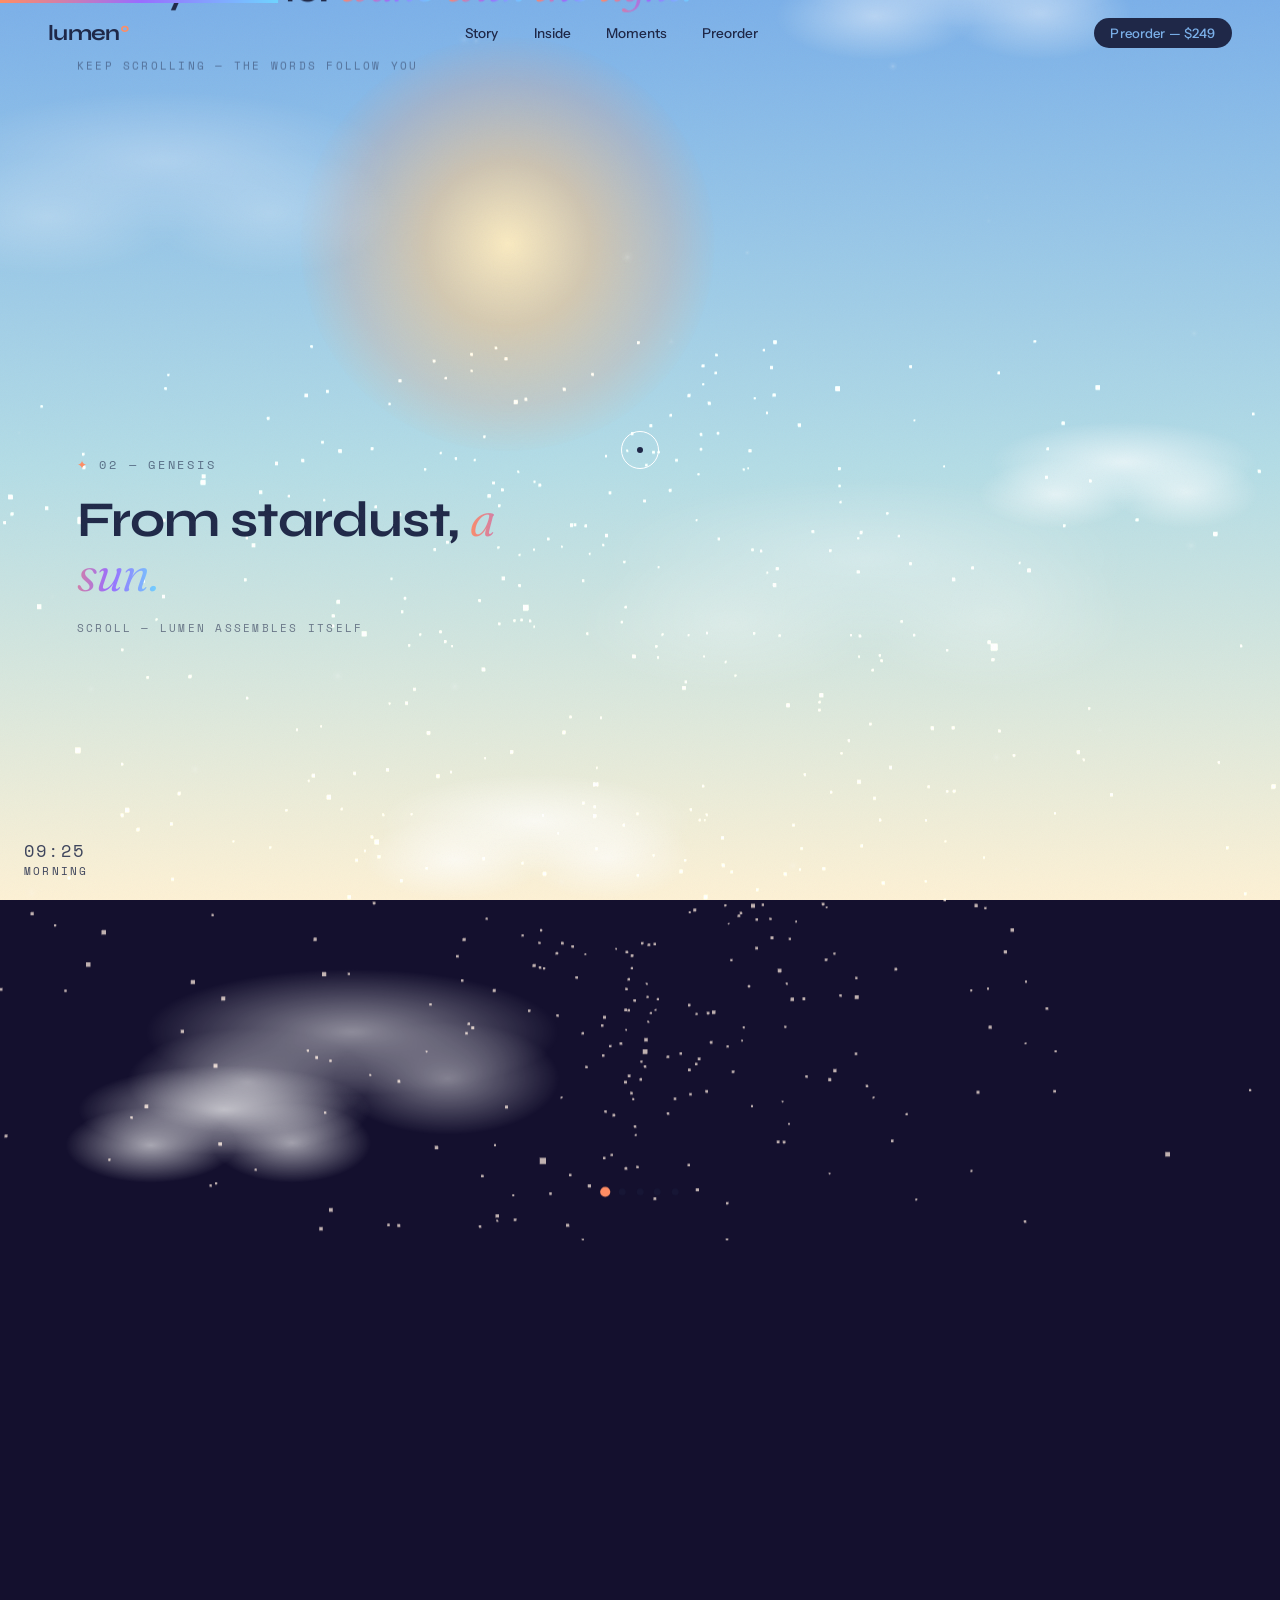
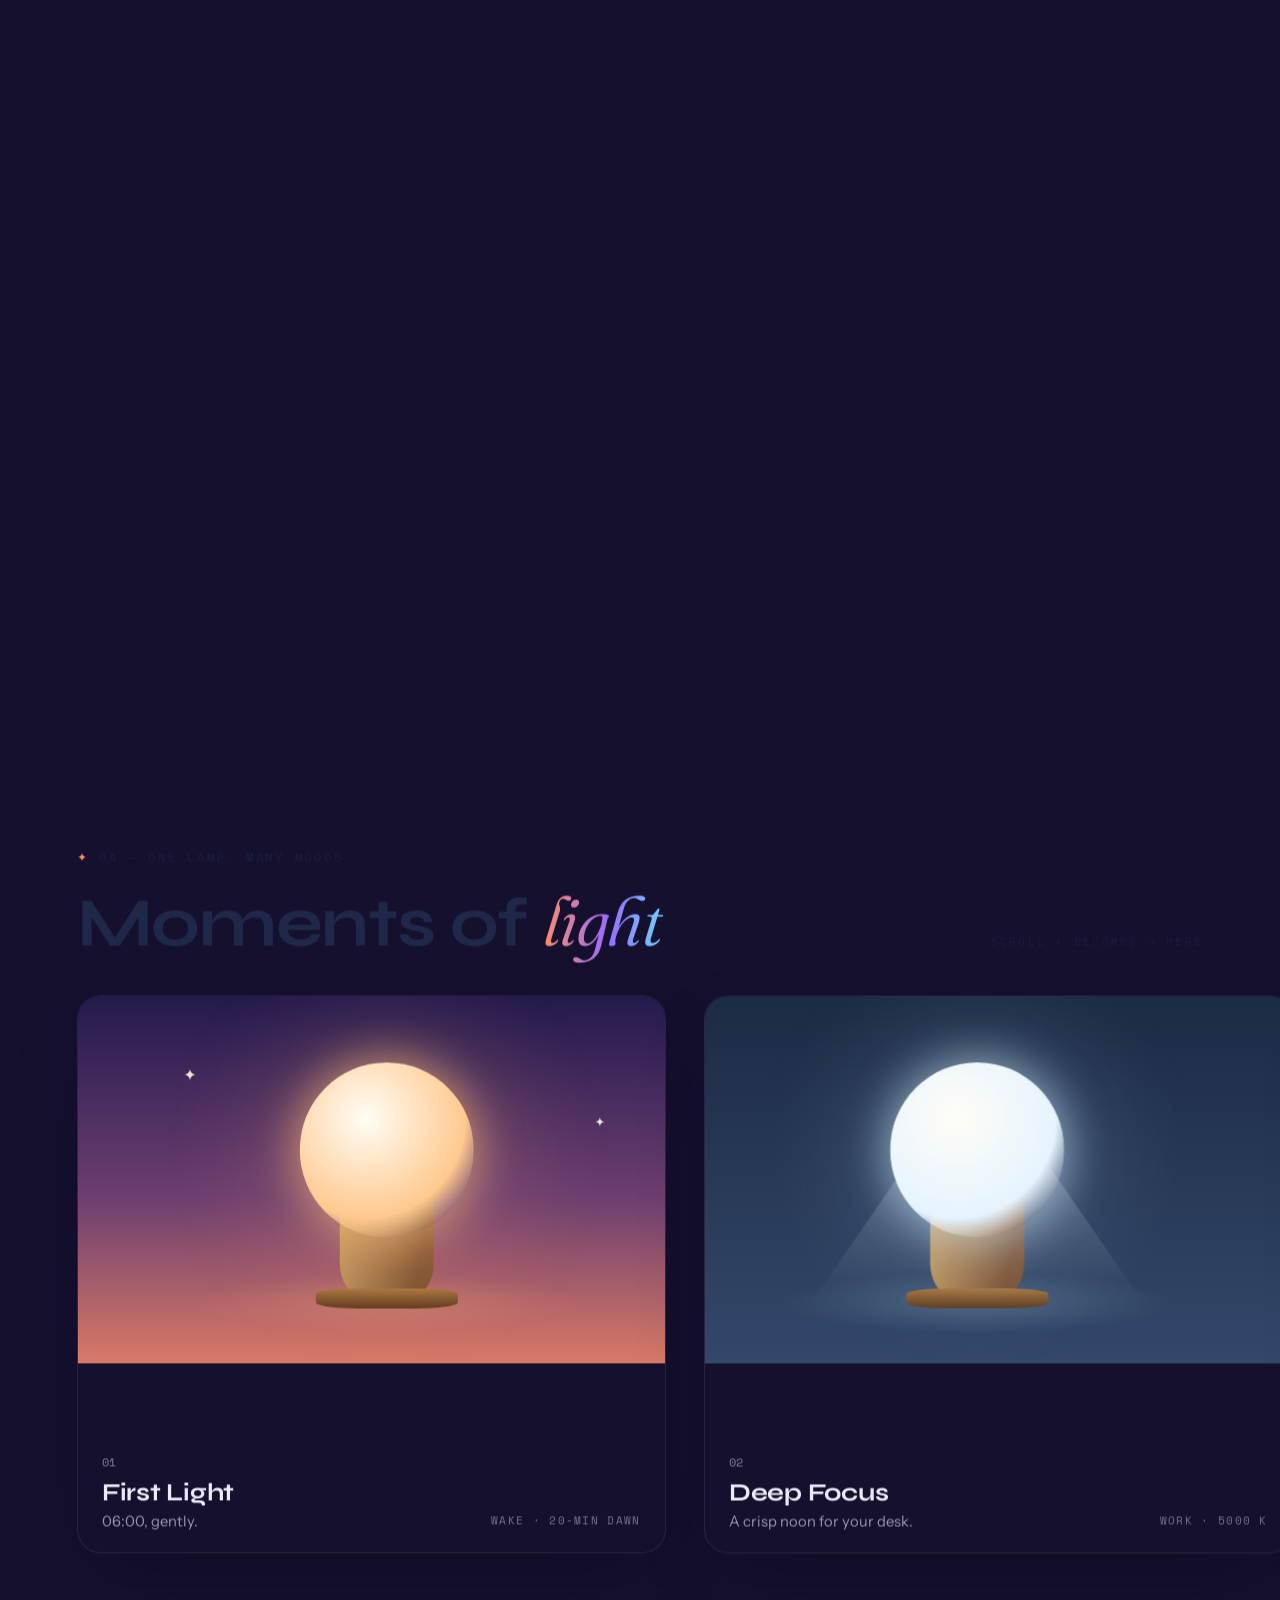
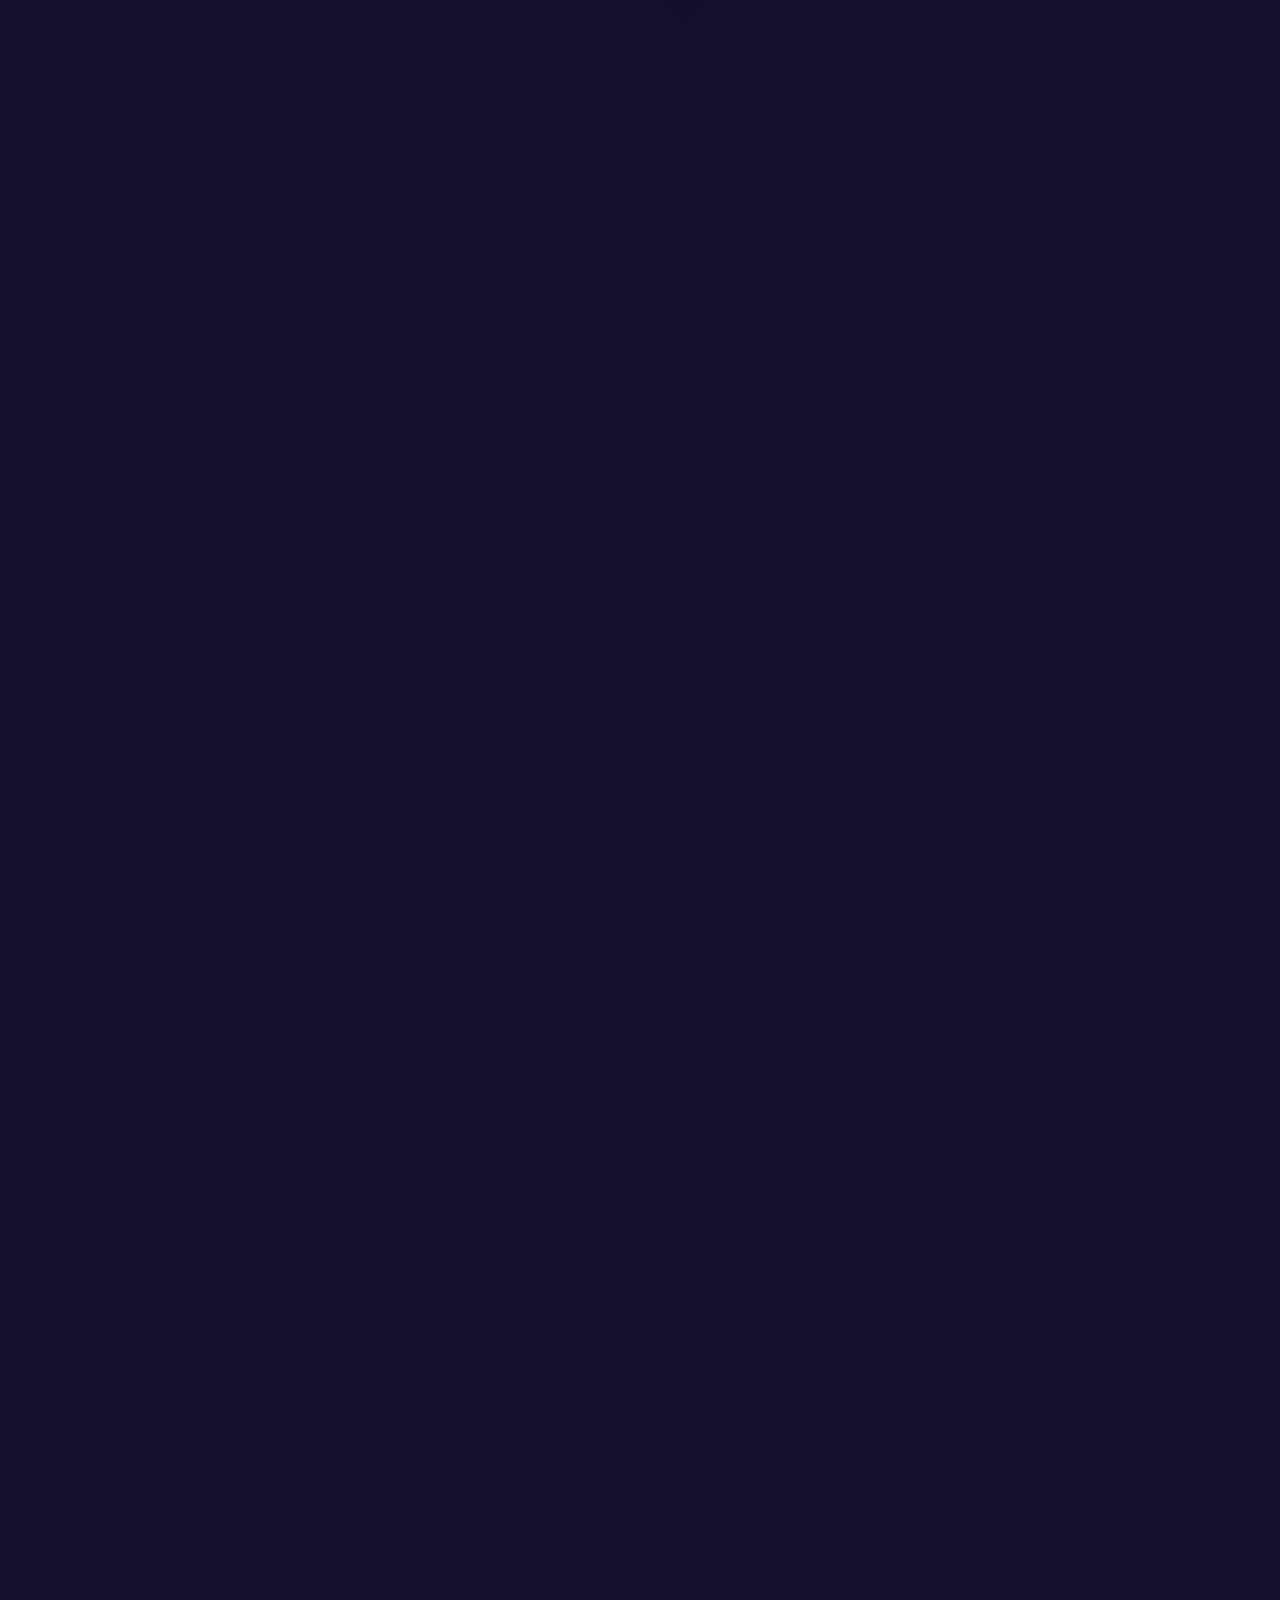
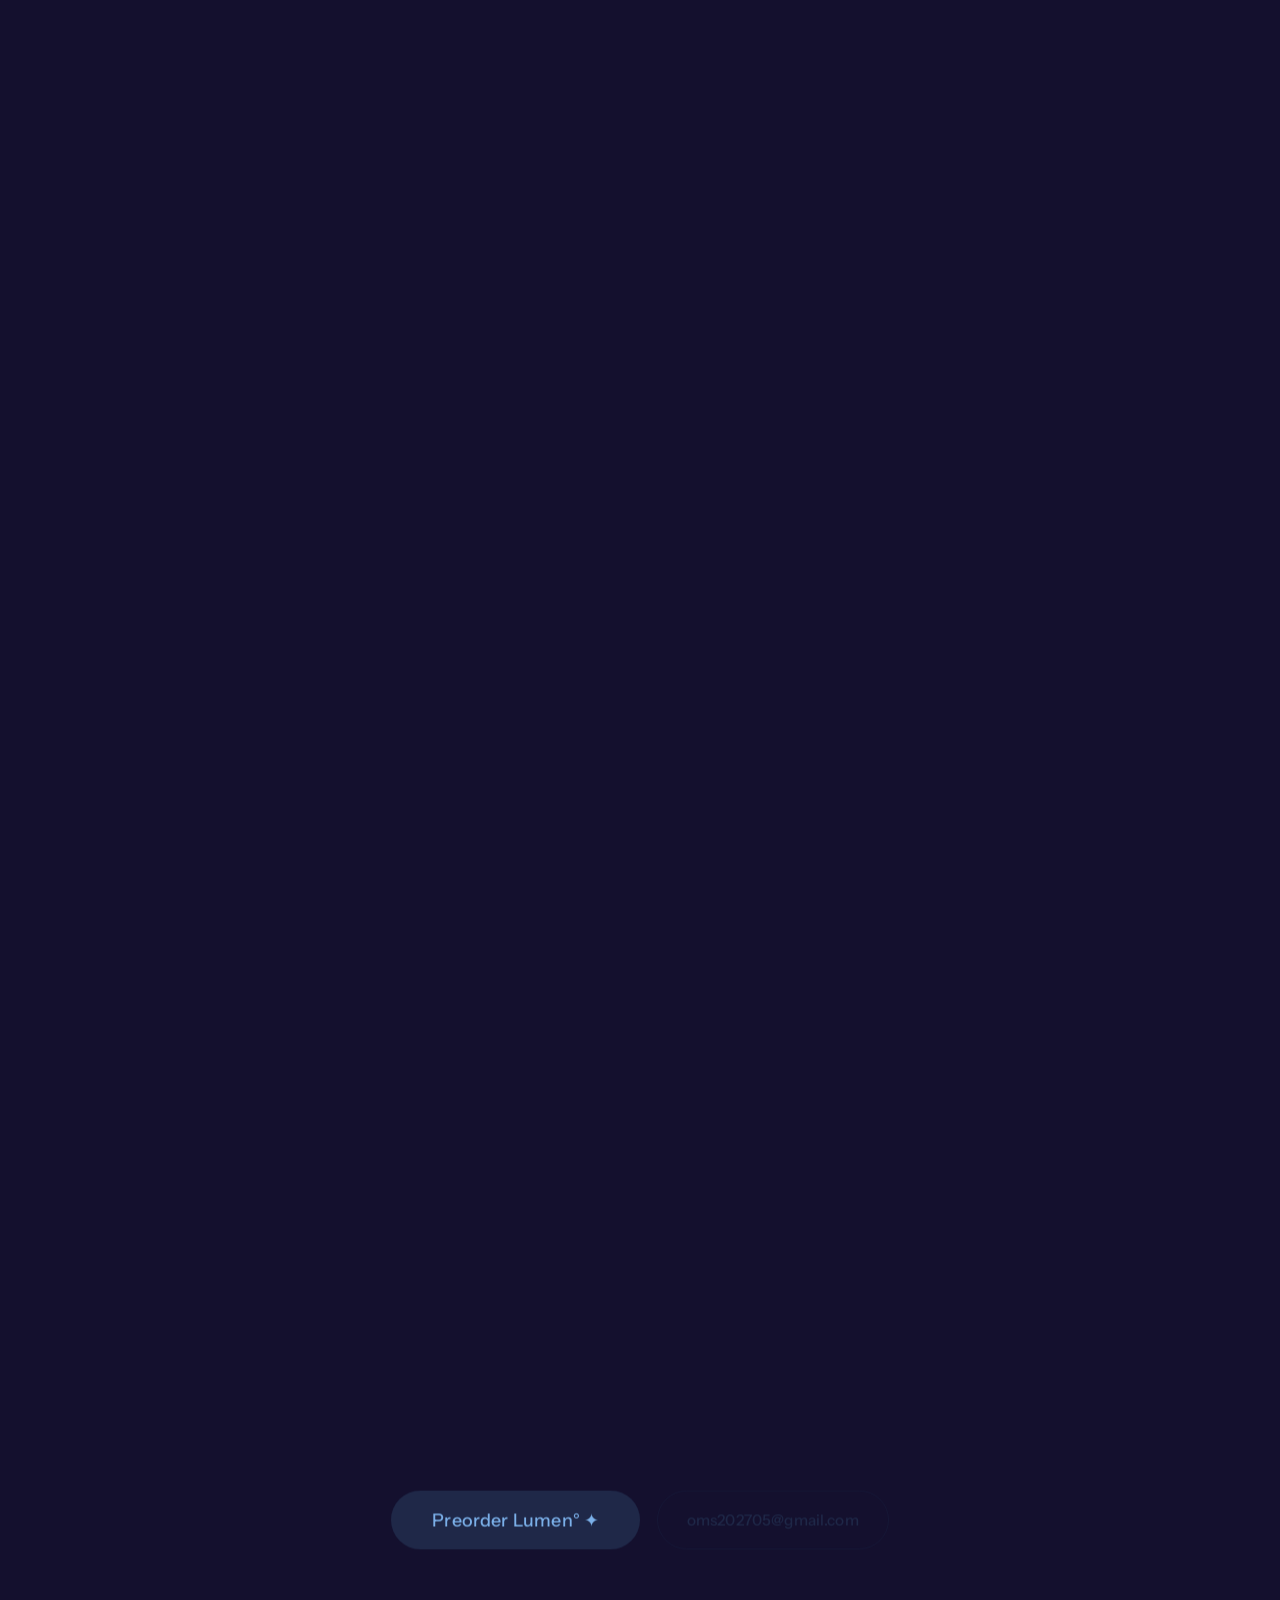
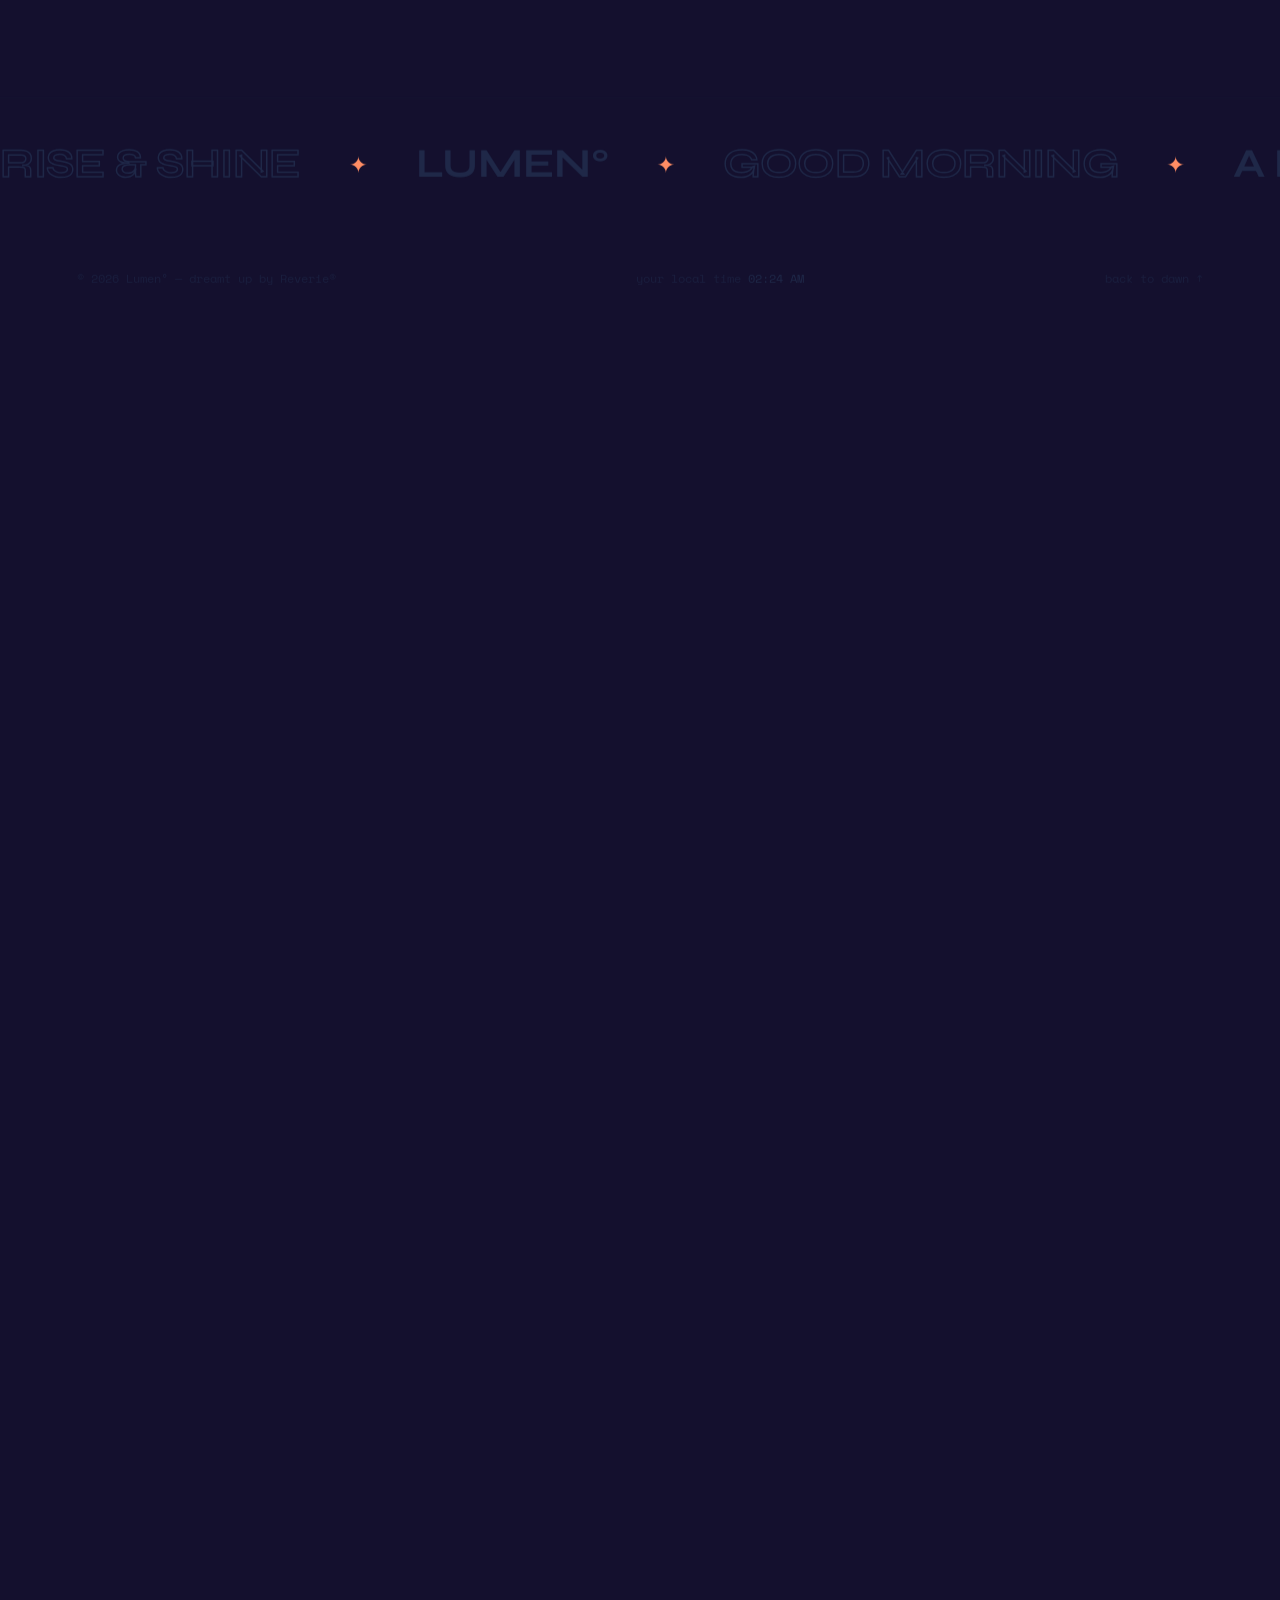
<file: index.html>
<!doctype html>
<html lang="en">
<head>
  <meta charset="utf-8">
  <meta name="viewport" content="width=device-width, initial-scale=1">
  <title>Lumen° — A Lamp That Dreams It's the Sun</title>
  <meta name="description" content="Lumen is a sunrise lamp: 1,600 lumens of private dawn in hand-blown glass and recycled brass. Scroll — it assembles itself, opens up, and powers on.">
  <meta property="og:title" content="Lumen° — A Lamp That Dreams It's the Sun">
  <meta property="og:description" content="A private sunrise for your bedside. Scroll it into existence.">
  <meta name="theme-color" content="#0b0820">
  <link rel="icon" href="data:image/svg+xml,%3Csvg xmlns='http://www.w3.org/2000/svg' viewBox='0 0 100 100'%3E%3Ctext y='.9em' font-size='90'%3E%E2%98%80%3C/text%3E%3C/svg%3E">
  <link rel="preconnect" href="https://fonts.googleapis.com">
  <link rel="preconnect" href="https://fonts.gstatic.com" crossorigin>
  <link href="https://fonts.googleapis.com/css2?family=Fraunces:ital,opsz,wght@1,9..144,300..500&family=Instrument+Sans:wght@400;500;600&family=Space+Mono&family=Syne:wght@500;600;700;800&display=swap" rel="stylesheet">
  <link rel="stylesheet" href="css/style.css">
</head>
<body>
<noscript>
  <style>
    #world{position:static!important}
    #loader,#cursor,#hint,#hud-clock,#bar,#stars,#fx,#grain,#lamp3d,#tagLines{display:none!important}
    [data-reveal],[data-split],.hero-inner,.hero-cta,.pcap{opacity:1!important;transform:none!important}
    body{background:#14102e;color:#efe9ff}
    html.no3d .p-fallback{display:grid!important}
  </style>
</noscript>

<!-- scroll height proxy (the world itself is a fixed, translated layer) -->
<div id="spacer" aria-hidden="true"></div>

<!-- ambient backdrop layers -->
<div id="sky" aria-hidden="true"></div>
<div id="celestial" aria-hidden="true">
  <div id="sun"></div>
  <div id="moon"><i class="moon-core"></i><i class="moon-crater c1"></i><i class="moon-crater c2"></i></div>
</div>
<canvas id="stars" aria-hidden="true"></canvas>
<div id="auroras" aria-hidden="true"><i class="aurora au1"></i><i class="aurora au2"></i></div>
<div class="clouds" id="cloudsFar" aria-hidden="true"></div>
<div class="clouds" id="cloudsMid" aria-hidden="true"></div>

<!-- ☀ the world ☀ -->
<main id="world">

  <!-- HERO -->
  <section id="hero">
    <div class="hero-inner" data-speed="0.86">
      <p class="eyebrow hero-eyebrow">Lumen° — a sunrise, domesticated · a Reverie® concept</p>
      <h1 class="hero-title">
        <span class="line clip"><span class="t-solid" data-split="chars">A LAMP</span></span>
        <span class="line clip"><em class="t-serif" data-split="chars">that dreams it&rsquo;s</em></span>
        <span class="line clip"><span class="t-solid" data-split="chars">THE SUN</span></span>
      </h1>
      <p class="hero-sub">Lumen wakes you with a twenty-minute private dawn — light, birdsong<br>
      and warm brass. Scroll, and it will build itself in front of you.</p>
      <div class="hero-cta">
        <a class="btn btn-solid magnetic" href="#genesis" data-cursor="link"><span class="btn-txt">Watch it come alive</span></a>
        <a class="btn btn-ghost magnetic" href="#preorder" data-cursor="link"><span class="btn-txt">Preorder — $249 ✦</span></a>
      </div>
    </div>
    <div class="hero-orbs" aria-hidden="true">
      <div class="orb-wrap" data-depth="0.9"  style="--ox:6vw;  --oy:20vh"><i class="orb o1"></i></div>
      <div class="orb-wrap" data-depth="0.45" style="--ox:80vw; --oy:14vh"><i class="orb o2"></i></div>
      <div class="orb-wrap" data-depth="1.5"  style="--ox:72vw; --oy:66vh"><i class="orb o3"></i></div>
      <div class="orb-wrap" data-depth="0.7"  style="--ox:12vw; --oy:64vh"><i class="ring-deco"></i></div>
      <div class="orb-wrap" data-depth="1.1"  style="--ox:88vw; --oy:42vh"><i class="spark">✦</i></div>
      <div class="orb-wrap" data-depth="0.6"  style="--ox:24vw; --oy:10vh"><i class="spark s2">✦</i></div>
      <div class="orb-wrap" data-depth="1.3"  style="--ox:44vw; --oy:78vh"><i class="spark s3">✦</i></div>
    </div>
  </section>

  <!-- MARQUEE -->
  <div class="marquee" aria-hidden="true">
    <div class="mq-track">
      <span class="mq-item solid">Private sunrise</span><span class="mq-star">✦</span>
      <span class="mq-item outline">1,600 lumens</span><span class="mq-star">✦</span>
      <span class="mq-item solid">Circadian AI</span><span class="mq-star">✦</span>
      <span class="mq-item outline">Hi-fi birdsong</span><span class="mq-star">✦</span>
      <span class="mq-item solid">Hand-blown glass</span><span class="mq-star">✦</span>
      <span class="mq-item outline">Recycled brass</span><span class="mq-star">✦</span>
      <span class="mq-item solid">Zero alarms</span><span class="mq-star">✦</span>
      <!-- duplicate for seamless loop -->
      <span class="mq-item solid">Private sunrise</span><span class="mq-star">✦</span>
      <span class="mq-item outline">1,600 lumens</span><span class="mq-star">✦</span>
      <span class="mq-item solid">Circadian AI</span><span class="mq-star">✦</span>
      <span class="mq-item outline">Hi-fi birdsong</span><span class="mq-star">✦</span>
      <span class="mq-item solid">Hand-blown glass</span><span class="mq-star">✦</span>
      <span class="mq-item outline">Recycled brass</span><span class="mq-star">✦</span>
      <span class="mq-item solid">Zero alarms</span><span class="mq-star">✦</span>
    </div>
  </div>

  <!-- STORY — pinned, words reveal as you scroll -->
  <section id="story" class="pin" data-pin>
    <div class="pin-stick">
      <div class="wrap mani-wrap">
        <p class="eyebrow">01 — The idea</p>
        <p class="mani" id="mani">Alarms yank you out of sleep. Lumen <em>persuades</em> you — it raises a small, private sun over your bedside and lets your body do what bodies have always done: <em>wake with the light.</em></p>
        <p class="mani-hint">keep scrolling — the words follow you</p>
      </div>
    </div>
  </section>

  <!-- GENESIS — pinned 3D: assemble → explode → reassemble → power on -->
  <section id="genesis" class="pin" data-pin data-product>
    <div class="pin-stick">
      <div id="stage">
        <canvas id="lamp3d" aria-label="3D model of the Lumen lamp assembling and opening into its parts"></canvas>
        <div id="lampShadow" aria-hidden="true"></div>
        <div id="roomdim" aria-hidden="true"></div>
        <svg id="tagLines" aria-hidden="true"></svg>
        <div id="tags" aria-hidden="true"></div>

        <div class="pcaps">
          <div class="pcap" data-cap="0">
            <p class="eyebrow">02 — Genesis</p>
            <h2 class="h2">From stardust, <em>a sun.</em></h2>
            <p class="pcap-sub">scroll — lumen assembles itself</p>
          </div>
          <div class="pcap" data-cap="1">
            <p class="eyebrow">02 — Genesis</p>
            <h2 class="h2">Designed <em>whole.</em></h2>
            <p class="pcap-sub">one globe, one body, no seams</p>
          </div>
          <div class="pcap" data-cap="2">
            <p class="eyebrow">03 — Inside</p>
            <h2 class="h2">Every layer, <em>honest.</em></h2>
            <p class="pcap-sub">keep scrolling to open it up</p>
          </div>
          <div class="pcap" data-cap="3">
            <p class="eyebrow">03 — Inside</p>
            <h2 class="h2">And back <em>to one.</em></h2>
          </div>
          <div class="pcap" data-cap="4">
            <p class="eyebrow">04 — Dusk</p>
            <h2 class="h2">The room dims — <em>Lumen rises.</em></h2>
            <p class="pcap-sub">1,600 lumens of private sunrise</p>
          </div>
        </div>

        <div class="pdots" aria-hidden="true"><i></i><i></i><i></i><i></i><i></i></div>

        <!-- shown only when WebGL is unavailable -->
        <div class="p-fallback" aria-hidden="true">
          <div class="pf-lamp"><i class="pf-globe"></i><i class="pf-collar"></i><i class="pf-body"></i><i class="pf-base"></i></div>
          <ul class="pf-list">
            <li>Hand-blown opal globe</li><li>Photon core — 1,600 lm</li><li>48-LED sunrise halo</li>
            <li>Silent cooling fins</li><li>40 mm soundscape driver</li><li>Circadian logic board</li>
            <li>Recycled brass body &amp; base</li>
          </ul>
        </div>
      </div>
    </div>
  </section>

  <!-- FEATURES -->
  <section id="features">
    <div class="wrap">
      <p class="eyebrow" data-reveal>03 — What&rsquo;s in the light</p>
      <h2 class="h2" data-reveal data-d="1">Engineered, <em>then enchanted.</em></h2>
      <ul class="rows">
        <li class="row" data-peek="1" data-reveal data-cursor="link">
          <span class="r-num">01</span>
          <span class="r-main"><span class="r-title">Sunrise engine</span><span class="r-tag">0 → 1,600 lumens across a twenty-minute dawn, tuned to your chronotype.</span></span>
          <span class="r-arr">→</span>
        </li>
        <li class="row" data-peek="2" data-reveal data-d="1" data-cursor="link">
          <span class="r-num">02</span>
          <span class="r-main"><span class="r-title">Soundscapes</span><span class="r-tag">A hidden 40 mm driver — birdsong, rain, the sea, vinyl crackle.</span></span>
          <span class="r-arr">→</span>
        </li>
        <li class="row" data-peek="3" data-reveal data-d="2" data-cursor="link">
          <span class="r-num">03</span>
          <span class="r-main"><span class="r-title">Circadian intelligence</span><span class="r-tag">It learns your sleep and nudges the light before you know you need it.</span></span>
          <span class="r-arr">→</span>
        </li>
        <li class="row" data-peek="4" data-reveal data-d="3" data-cursor="link">
          <span class="r-num">04</span>
          <span class="r-main"><span class="r-title">Honest materials</span><span class="r-tag">Recycled brass, hand-blown opal glass, zero plastic apologies.</span></span>
          <span class="r-arr">→</span>
        </li>
      </ul>
    </div>
    <div id="peek" aria-hidden="true"></div>
  </section>

  <!-- MOMENTS — pinned horizontal gallery -->
  <section id="moments" class="pin" data-pin data-gallery>
    <div class="pin-stick">
      <div class="wrap gal-head">
        <div>
          <p class="eyebrow">04 — One lamp, many moods</p>
          <h2 class="h2">Moments of <em>light</em></h2>
        </div>
        <p class="gal-hint">scroll ↓ becomes → here</p>
      </div>
      <div id="track">

        <article class="dream tilt" data-cursor="view">
          <div class="dream-inner">
            <div class="dream-art art-first">
              <div class="scene">
                <i class="pool"></i><i class="m-stand"></i><i class="m-globe"></i>
                <span class="m-spark s1">✦</span><span class="m-spark s2">✦</span>
              </div>
            </div>
            <div class="dream-meta">
              <div><span class="d-index">01</span><h3>First Light</h3><p>06:00, gently.</p></div>
              <span class="d-tags">Wake · 20-min dawn</span>
            </div>
            <i class="glare"></i>
          </div>
        </article>

        <article class="dream tilt" data-cursor="view">
          <div class="dream-inner">
            <div class="dream-art art-focus">
              <div class="scene">
                <i class="beam"></i><i class="pool"></i><i class="m-stand"></i><i class="m-globe"></i>
              </div>
            </div>
            <div class="dream-meta">
              <div><span class="d-index">02</span><h3>Deep Focus</h3><p>A crisp noon for your desk.</p></div>
              <span class="d-tags">Work · 5000 K</span>
            </div>
            <i class="glare"></i>
          </div>
        </article>

        <article class="dream tilt" data-cursor="view">
          <div class="dream-inner">
            <div class="dream-art art-golden">
              <div class="scene">
                <i class="ray r1"></i><i class="ray r2"></i><i class="ray r3"></i>
                <i class="pool"></i><i class="m-stand"></i><i class="m-globe"></i>
              </div>
            </div>
            <div class="dream-meta">
              <div><span class="d-index">03</span><h3>Golden Hour</h3><p>Slow evenings, poured in amber.</p></div>
              <span class="d-tags">Unwind · 2200 K</span>
            </div>
            <i class="glare"></i>
          </div>
        </article>

        <article class="dream tilt" data-cursor="view">
          <div class="dream-inner">
            <div class="dream-art art-aurora">
              <div class="scene">
                <i class="ribbon rb1"></i><i class="ribbon rb2"></i>
                <i class="pool"></i><i class="m-stand"></i><i class="m-globe"></i>
              </div>
            </div>
            <div class="dream-meta">
              <div><span class="d-index">04</span><h3>Aurora</h3><p>The lamp, dreaming in color.</p></div>
              <span class="d-tags">Play · 16M colors</span>
            </div>
            <i class="glare"></i>
          </div>
        </article>

        <article class="dream tilt" data-cursor="view">
          <div class="dream-inner">
            <div class="dream-art art-ember">
              <div class="scene">
                <i class="m-moon"></i><span class="m-spark s1">✦</span>
                <i class="pool"></i><i class="m-stand"></i><i class="m-globe"></i>
              </div>
            </div>
            <div class="dream-meta">
              <div><span class="d-index">05</span><h3>Ember</h3><p>Light that won&rsquo;t wake the house.</p></div>
              <span class="d-tags">Night · 1 lm</span>
            </div>
            <i class="glare"></i>
          </div>
        </article>

        <article class="dream dream-cta" data-cursor="link" id="yourBedside">
          <div class="dream-inner">
            <p class="cta-big">Your bedside<br><em>here</em> →</p>
            <p class="cta-small">preorders open tonight</p>
          </div>
        </article>

      </div>
      <div class="gal-progress"><i id="galBar"></i></div>
    </div>
  </section>

  <!-- STATS -->
  <section id="stats">
    <div class="wrap stats-grid">
      <div class="stat" data-reveal><span class="stat-n"><span class="counter" data-count="1600">0</span></span><span class="stat-l">lumens at full sun</span></div>
      <div class="stat" data-reveal data-d="1"><span class="stat-n"><span class="counter" data-count="20">0</span></span><span class="stat-l">minute sunrises</span></div>
      <div class="stat" data-reveal data-d="2"><span class="stat-n"><span class="counter" data-count="48">0</span></span><span class="stat-l">LEDs in the halo</span></div>
      <div class="stat" data-reveal data-d="3"><span class="stat-n"><span class="counter" data-count="inf">1</span></span><span class="stat-l">moods</span></div>
    </div>
  </section>

  <!-- NIGHT QUOTE -->
  <section id="night">
    <div class="wrap night-wrap">
      <p class="eyebrow" data-reveal>What early risers say</p>
      <blockquote class="quote" data-reveal="blur" data-d="1">&ldquo;The first morning, I honestly thought I&rsquo;d overslept into a perfect summer day. It was <em>6 a.m. in November.</em>&rdquo;</blockquote>
      <p class="quote-who" data-reveal data-d="2"><i class="avatar">MS</i> Mira Solano — early tester, night owl (reformed)</p>
    </div>
  </section>

  <!-- PREORDER -->
  <section id="preorder">
    <div class="wrap contact-wrap">
      <p class="eyebrow" data-reveal>05 — First light ships winter 2026</p>
      <h2 class="giant clip"><span class="wave" data-split="chars">WAKE UP</span></h2>
      <p class="giant-em clip"><em class="wave" data-split="chars">brighter</em></p>
      <p class="c-sub" data-reveal>$249 · free sunrise updates forever · 100-night guarantee.</p>
      <div class="hero-cta" data-reveal data-d="2">
        <a class="btn btn-solid btn-big magnetic" href="mailto:oms202705@gmail.com?subject=Lumen%20preorder%20%E2%98%80" data-cursor="link"><span class="btn-txt">Preorder Lumen° ✦</span></a>
        <button class="btn btn-ghost magnetic" id="copyEmail" data-cursor="link" type="button"><span class="btn-txt">oms202705@gmail.com</span></button>
      </div>
    </div>
  </section>

  <!-- FOOTER -->
  <footer>
    <div class="marquee foot-mq" aria-hidden="true">
      <div class="mq-track">
        <span class="mq-item outline">Rise &amp; shine</span><span class="mq-star">✦</span>
        <span class="mq-item solid">Lumen°</span><span class="mq-star">✦</span>
        <span class="mq-item outline">Good morning</span><span class="mq-star">✦</span>
        <span class="mq-item solid">A Reverie dream</span><span class="mq-star">✦</span>
        <span class="mq-item outline">Rise &amp; shine</span><span class="mq-star">✦</span>
        <span class="mq-item solid">Lumen°</span><span class="mq-star">✦</span>
        <span class="mq-item outline">Good morning</span><span class="mq-star">✦</span>
        <span class="mq-item solid">A Reverie dream</span><span class="mq-star">✦</span>
      </div>
    </div>
    <div class="wrap foot-row">
      <span>© 2026 Lumen° — dreamt up by Reverie®</span>
      <span class="foot-time">your local time&nbsp;<b id="localTime">--:--</b></span>
      <a href="#hero" class="totop" data-cursor="link">back to dawn ↑</a>
    </div>
  </footer>

</main>

<!-- foreground ambient -->
<div class="clouds near" id="cloudsNear" aria-hidden="true"></div>
<canvas id="fx" aria-hidden="true"></canvas>
<div id="grain" aria-hidden="true"></div>

<!-- HUD -->
<div id="bar" aria-hidden="true"></div>
<div id="hud-clock" class="hud" aria-hidden="true"><b id="clockTime">05:47</b><span id="clockLabel">dawn</span></div>
<div id="hint" class="hud" aria-hidden="true"><span>scroll to sunrise</span><i></i></div>

<nav id="nav">
  <a class="logo" href="#hero" data-cursor="link">lumen<span class="logo-star">°</span></a>
  <div class="nav-links">
    <a href="#story" data-cursor="link">Story</a>
    <a href="#genesis" data-cursor="link">Inside</a>
    <a href="#moments" data-cursor="link">Moments</a>
    <a href="#preorder" data-cursor="link">Preorder</a>
  </div>
  <a class="btn btn-pill magnetic" href="#preorder" data-cursor="link"><span class="btn-txt">Preorder — $249</span></a>
</nav>

<div id="toast" role="status" aria-live="polite"></div>

<div id="cursor" aria-hidden="true">
  <div class="c-ring"></div>
  <div class="c-label"></div>
  <div class="c-dot"></div>
</div>

<div id="loader" aria-hidden="true">
  <div class="load-center">
    <div class="load-mark">☀</div>
    <div class="load-pct" id="loadPct">00</div>
    <div class="load-word" id="loadWord">polishing brass…</div>
  </div>
</div>

<script src="js/three.min.js" defer></script>
<script src="js/main.js" defer></script>
</body>
</html>
</file>
<file: css/style.css>
/* ============================================================
   LUMEN° — a lamp that dreams it's the sun
   Product concept site in the Reverie® design language.
   Hand-built. No frameworks, no templates.
   ============================================================ */

/* ---------- tokens ---------- */
:root {
  /* theme channels — LIVE-UPDATED BY JS as you scroll through the day */
  --ink: 36, 26, 68;        /* text color (rgb triplet) */
  --paper: 242, 168, 192;   /* text-on-ink color (rgb triplet) */

  /* fixed accents */
  --a1: #ff8d64;  /* coral */
  --a2: #9a6cff;  /* violet */
  --a3: #6fd4ff;  /* sky */
  --a4: #7dffb0;  /* mint */
  --brass: #d8a45f;

  --f-disp: 'Syne', system-ui, sans-serif;
  --f-serif: 'Fraunces', Georgia, serif;
  --f-body: 'Instrument Sans', system-ui, -apple-system, sans-serif;
  --f-mono: 'Space Mono', ui-monospace, monospace;

  --e-out: cubic-bezier(.19, 1, .22, 1);
  --e-spring: cubic-bezier(.34, 1.56, .64, 1);
  --e-io: cubic-bezier(.76, 0, .24, 1);
}

/* ---------- base ---------- */
*, *::before, *::after { box-sizing: border-box; margin: 0; padding: 0; }

html {
  overflow-x: clip;
  scrollbar-gutter: stable;
}
html.lock { overflow: hidden; }

body {
  font-family: var(--f-body);
  color: rgb(var(--ink));
  background: #14102e; /* only visible for a frame before JS paints the sky */
  -webkit-font-smoothing: antialiased;
  text-rendering: optimizeLegibility;
  overflow-x: clip;
  overscroll-behavior-y: none;
}

::selection { background: var(--a2); color: #fff; }

:focus-visible { outline: 2px dashed var(--a2); outline-offset: 3px; border-radius: 4px; }

::-webkit-scrollbar { width: 11px; }
::-webkit-scrollbar-track { background: transparent; }
::-webkit-scrollbar-thumb {
  background: linear-gradient(180deg, var(--a1), var(--a2));
  border-radius: 99px;
  border: 3px solid transparent;
  background-clip: content-box;
}
@supports (scrollbar-color: red blue) {
  html { scrollbar-color: #9a6cff transparent; scrollbar-width: thin; }
}

body.fine, body.fine * { cursor: none !important; }

a { color: inherit; text-decoration: none; }
button { font: inherit; color: inherit; background: none; border: 0; }
img, svg, canvas { display: block; max-width: 100%; }

#spacer { width: 1px; }

/* ---------- shared bits ---------- */
.wrap { width: min(1200px, 88vw); margin-inline: auto; }

.eyebrow {
  font: 400 .72rem/1.4 var(--f-mono);
  text-transform: uppercase;
  letter-spacing: .24em;
  color: rgba(var(--ink), .62);
}
.eyebrow::before { content: '✦ '; color: var(--a1); }

.h2 {
  font: 700 clamp(2.3rem, 5.4vw, 4.4rem)/1.05 var(--f-disp);
  letter-spacing: -.02em;
  margin-top: 1.2rem;
}

/* dreamy italic accents */
.h2 em, .mani .mword.it, .quote em, .cta-big em {
  font-family: var(--f-serif);
  font-style: italic;
  font-weight: 340;
  background: linear-gradient(92deg, var(--a1), var(--a2) 55%, var(--a3));
  -webkit-background-clip: text;
  background-clip: text;
  -webkit-text-fill-color: transparent;
}

.clip { display: block; overflow: hidden; padding-block: .09em; margin-block: -.09em; }

/* split-text chars — animate in when parent gets .in */
[data-split] .word { display: inline-block; white-space: nowrap; }
[data-split] .ch {
  display: inline-block;
  transform: translateY(135%) rotate(8deg);
  transition: transform .95s var(--e-out);
  transition-delay: calc(var(--i) * 32ms);
  will-change: transform;
}
[data-split].in .ch { transform: none; }
/* after the entrance settles, chars become snappy + hoverable */
[data-split].settled .ch { transition: transform .3s var(--e-spring); transition-delay: 0s; }
.wave.settled .ch:hover { transform: translateY(-.12em) rotate(-5deg) scale(1.06); }

.t-serif .ch, .giant-em .ch {
  font-family: var(--f-serif);
  font-style: italic;
  font-weight: 340;
  background: linear-gradient(120deg, var(--a1), var(--a2));
  -webkit-background-clip: text;
  background-clip: text;
  -webkit-text-fill-color: transparent;
  filter: hue-rotate(calc(var(--i) * 7deg));
}

/* scroll reveals */
[data-reveal] {
  opacity: 0;
  transform: translateY(32px);
  transition:
    opacity 1s var(--e-out),
    transform 1s var(--e-out),
    filter 1s var(--e-out);
  transition-delay: calc(var(--rd, 0) * 100ms);
}
[data-reveal="blur"] { filter: blur(10px); }
[data-reveal].in { opacity: 1; transform: none; filter: blur(0); }

/* ---------- buttons ---------- */
.btn {
  position: relative;
  display: inline-flex;
  align-items: center;
  justify-content: center;
  padding: .95em 1.9em;
  border-radius: 999px;
  font: 500 .95rem/1 var(--f-body);
  letter-spacing: .01em;
  overflow: hidden;
  transition: color .35s, border-color .35s, background .35s, transform .5s var(--e-spring);
  will-change: transform;
}
.btn .btn-txt { position: relative; z-index: 1; display: inline-block; transition: transform .5s var(--e-spring); }
.btn::before {
  content: '';
  position: absolute; inset: 0;
  background: linear-gradient(100deg, var(--a1), var(--a2));
  transform: translateY(102%);
  transition: transform .4s var(--e-out);
  border-radius: inherit;
}
.btn:hover::before { transform: translateY(0); }
.btn-solid { background: rgb(var(--ink)); color: rgb(var(--paper)); }
.btn-solid:hover { color: #fff; }
.btn-ghost { border: 1px solid rgba(var(--ink), .35); color: rgb(var(--ink)); }
.btn-ghost:hover { color: #fff; border-color: transparent; }
.btn-pill { padding: .65em 1.25em; font-size: .82rem; background: rgb(var(--ink)); color: rgb(var(--paper)); }
.btn-pill:hover { color: #fff; }
.btn-big { padding: 1.15em 2.3em; font-size: 1.12rem; }

/* ============================================================
   FIXED AMBIENT LAYERS (painted by JS as you scroll)
   ============================================================ */

#sky {
  position: fixed; inset: 0; z-index: 1;
  background: linear-gradient(180deg, #8f7bd8 0%, #f2a8c0 52%, #ffd9ad 100%);
  pointer-events: none;
}

#celestial { position: fixed; inset: 0; z-index: 2; pointer-events: none; }
#sun {
  position: absolute; top: 0; left: 0;
  width: 46vmin; height: 46vmin; margin: -23vmin 0 0 -23vmin;
  border-radius: 50%;
  background: radial-gradient(circle,
    rgba(255, 236, 190, .95) 0%,
    rgba(255, 197, 132, .55) 28%,
    rgba(255, 160, 110, .22) 55%,
    transparent 72%);
  will-change: transform, opacity;
}
#moon {
  position: absolute; top: 0; left: 0;
  width: 11vmin; height: 11vmin; margin: -5.5vmin 0 0 -5.5vmin;
  will-change: transform, opacity;
}
#moon::before { /* halo */
  content: '';
  position: absolute; inset: -120%;
  border-radius: 50%;
  background: radial-gradient(circle, rgba(220, 226, 255, .28) 0%, transparent 62%);
}
.moon-core {
  position: absolute; inset: 0;
  border-radius: 50%;
  background: radial-gradient(circle at 36% 32%, #fdfaef, #d8d4e8 68%, #b6b0d4);
  box-shadow: 0 0 40px rgba(226, 222, 255, .35);
}
.moon-crater { position: absolute; border-radius: 50%; background: rgba(148, 140, 190, .35); }
.moon-crater.c1 { width: 22%; height: 22%; top: 24%; left: 56%; }
.moon-crater.c2 { width: 14%; height: 14%; top: 58%; left: 30%; }

#stars { position: fixed; inset: 0; z-index: 3; pointer-events: none; }

#auroras { position: fixed; inset: 0; z-index: 4; pointer-events: none; overflow: hidden; }
.aurora {
  position: absolute;
  width: 130vw; height: 46vh;
  border-radius: 50%;
  opacity: 0; /* JS drives with night depth */
  will-change: opacity, transform;
}
.aurora.au1 {
  top: -6vh; left: -22vw;
  background: linear-gradient(100deg, transparent 8%, rgba(125, 255, 176, .16) 34%, rgba(111, 212, 255, .17) 56%, transparent 88%);
  transform: rotate(-9deg);
  animation: auroraDrift 17s ease-in-out infinite alternate;
}
.aurora.au2 {
  top: 4vh; right: -30vw;
  background: linear-gradient(80deg, transparent 10%, rgba(154, 108, 255, .18) 40%, rgba(255, 141, 100, .1) 64%, transparent 90%);
  transform: rotate(7deg);
  animation: auroraDrift 23s ease-in-out infinite alternate-reverse;
}
@keyframes auroraDrift {
  from { translate: 0 0; scale: 1; }
  to   { translate: 4vw 2.5vh; scale: 1.06 1.12; }
}

.clouds { position: fixed; inset: 0; pointer-events: none; will-change: transform; }
#cloudsFar { z-index: 5; }
#cloudsMid { z-index: 5; }
#cloudsNear { z-index: 12; }
.cloud {
  position: absolute; top: 0; left: 0;
  width: var(--w, 30vw);
  aspect-ratio: 2.6 / 1;
  background:
    radial-gradient(closest-side at 28% 68%, rgba(255, 255, 255, .9), transparent),
    radial-gradient(closest-side at 52% 38%, rgba(255, 255, 255, .95), transparent),
    radial-gradient(closest-side at 74% 66%, rgba(255, 255, 255, .85), transparent);
  will-change: transform;
}

#world { position: fixed; top: 0; left: 0; width: 100%; z-index: 10; will-change: transform; }

#fx { position: fixed; inset: 0; z-index: 13; pointer-events: none; }

#grain {
  position: fixed; inset: 0; z-index: 14;
  pointer-events: none;
  opacity: .05;
  background-image: url("data:image/svg+xml,%3Csvg xmlns='http://www.w3.org/2000/svg' width='180' height='180'%3E%3Cfilter id='n'%3E%3CfeTurbulence type='fractalNoise' baseFrequency='0.9' numOctaves='2' stitchTiles='stitch'/%3E%3C/filter%3E%3Crect width='100%25' height='100%25' filter='url(%23n)' opacity='0.7'/%3E%3C/svg%3E");
  animation: grainJump .9s steps(1) infinite;
}
@keyframes grainJump {
  0%   { background-position: 0 0; }
  20%  { background-position: -60px 40px; }
  40%  { background-position: 40px -70px; }
  60%  { background-position: -80px -30px; }
  80%  { background-position: 70px 60px; }
  100% { background-position: 0 0; }
}

/* ============================================================
   HUD + NAV
   ============================================================ */
#bar {
  position: fixed; top: 0; left: 0; z-index: 15;
  width: 100%; height: 3px;
  background: linear-gradient(90deg, var(--a1), var(--a2), var(--a3));
  transform: scaleX(0);
  transform-origin: left;
  pointer-events: none;
}

.hud { position: fixed; z-index: 15; pointer-events: none; color: rgb(var(--ink)); }

#hud-clock {
  bottom: 1.3rem; left: 1.5rem;
  font: 400 .68rem/1.5 var(--f-mono);
  text-transform: uppercase; letter-spacing: .2em;
  opacity: 0;
  transition: opacity .8s 1.6s;
}
body.loaded #hud-clock { opacity: .85; }
#hud-clock b { display: block; font-size: 1.05rem; font-weight: 400; }

#hint {
  bottom: 1.3rem; right: 1.5rem;
  display: flex; align-items: center; gap: .7rem;
  font: 400 .68rem/1 var(--f-mono);
  text-transform: uppercase; letter-spacing: .2em;
  opacity: 0;
  transition: opacity .7s;
}
body.loaded #hint { opacity: .85; transition-delay: 2s; }
body.loaded.scrolled #hint { opacity: 0; transition-delay: 0s; }
#hint i { position: relative; width: 1px; height: 44px; background: rgba(var(--ink), .3); overflow: hidden; }
#hint i::after {
  content: '';
  position: absolute; left: -2px; top: 0;
  width: 5px; height: 5px; border-radius: 50%;
  background: var(--a1);
  animation: hintDrop 1.7s ease-in infinite;
}
@keyframes hintDrop {
  0% { transform: translateY(-6px); opacity: 0; }
  25% { opacity: 1; }
  85% { opacity: 1; }
  100% { transform: translateY(46px); opacity: 0; }
}

#nav {
  position: fixed; top: 0; left: 0; right: 0; z-index: 16;
  display: flex; align-items: center; justify-content: space-between;
  padding: 1.15rem clamp(1.2rem, 4vw, 3rem);
  color: rgb(var(--ink));
  opacity: 0; translate: 0 -12px;
  transition: opacity .8s .3s, translate .8s .3s;
}
body.loaded #nav { opacity: 1; translate: 0 0; }
.logo {
  font: 700 1.35rem/1 var(--f-disp);
  letter-spacing: -.03em;
}
.logo-star {
  display: inline-block;
  color: var(--a1);
  transition: transform .6s var(--e-spring);
}
.logo:hover .logo-star { transform: rotate(180deg) scale(1.25); }
.nav-links { display: flex; gap: 2.2rem; }
.nav-links a { position: relative; font: 500 .85rem/1 var(--f-body); padding: .4em 0; }
.nav-links a::after {
  content: '';
  position: absolute; left: 0; bottom: 0;
  width: 100%; height: 1.5px;
  background: currentColor;
  transform: scaleX(0);
  transform-origin: right;
  transition: transform .4s var(--e-out);
}
.nav-links a:hover::after { transform: scaleX(1); transform-origin: left; }

/* ============================================================
   LOADER
   ============================================================ */
#loader {
  position: fixed; inset: 0; z-index: 20;
  display: grid; place-items: center;
  background: radial-gradient(120% 120% at 50% 30%, #1a1145 0%, #0b0820 70%);
  color: #efe9ff;
  border-radius: 0 0 46% 46% / 0 0 7vh 7vh;
  transition: transform 1s var(--e-io);
  will-change: transform;
}
#loader.done { transform: translateY(-102%); }
#loader.gone { display: none; }
.load-center { text-align: center; transition: opacity .35s, scale .35s; }
#loader.done .load-center { opacity: 0; scale: .94; }
.load-mark {
  font-size: 1.7rem; color: var(--a1);
  animation: markSpin 2.4s var(--e-spring) infinite;
}
@keyframes markSpin {
  0% { transform: rotate(0deg) scale(1); }
  50% { transform: rotate(180deg) scale(1.35); }
  100% { transform: rotate(360deg) scale(1); }
}
.load-pct {
  font: 800 clamp(4.5rem, 15vw, 9.5rem)/1 var(--f-disp);
  font-variant-numeric: tabular-nums;
  letter-spacing: -.04em;
  background: linear-gradient(100deg, #efe9ff, var(--a2) 70%, var(--a1));
  -webkit-background-clip: text;
  background-clip: text;
  -webkit-text-fill-color: transparent;
}
.load-word {
  font: italic 340 1.05rem/1.4 var(--f-serif);
  color: rgba(239, 233, 255, .68);
  min-height: 1.6em;
}

/* ============================================================
   HERO
   ============================================================ */
#hero {
  position: relative;
  min-height: 100vh;
  display: grid;
  place-items: center;
  padding: 16vh 6vw 12vh;
}
.hero-inner { position: relative; z-index: 2; text-align: center; will-change: transform; }
.hero-eyebrow, .hero-sub, .hero-cta {
  opacity: 0; translate: 0 26px;
  transition: opacity 1s var(--e-out), translate 1s var(--e-out);
}
body.loaded .hero-eyebrow { opacity: 1; translate: 0 0; transition-delay: .45s; }
body.loaded .hero-sub    { opacity: 1; translate: 0 0; transition-delay: 1.15s; }
body.loaded .hero-cta    { opacity: 1; translate: 0 0; transition-delay: 1.35s; }

.hero-title {
  margin: 2.6vh 0 3.5vh;
  font: 800 clamp(3.2rem, 11vw, 9.8rem)/0.98 var(--f-disp);
  letter-spacing: -.03em;
  text-transform: uppercase;
}
.hero-title .t-serif { text-transform: none; letter-spacing: -.01em; }
.hero-title .line { display: block; }

.hero-sub { font-size: clamp(.95rem, 1.4vw, 1.15rem); line-height: 1.65; color: rgba(var(--ink), .78); }
.hero-cta { display: flex; gap: 1rem; justify-content: center; margin-top: 3.4vh; flex-wrap: wrap; }

.hero-orbs { position: absolute; inset: 0; z-index: 1; pointer-events: none; }
.orb-wrap {
  position: absolute; left: var(--ox); top: var(--oy);
  scale: 0;
  transition: scale 1s var(--e-spring);
  will-change: transform;
}
body.loaded .orb-wrap { scale: 1; }
body.loaded .orb-wrap:nth-child(1) { transition-delay: 1.1s; }
body.loaded .orb-wrap:nth-child(2) { transition-delay: 1.25s; }
body.loaded .orb-wrap:nth-child(3) { transition-delay: 1.4s; }
body.loaded .orb-wrap:nth-child(4) { transition-delay: 1.5s; }
body.loaded .orb-wrap:nth-child(5) { transition-delay: 1.6s; }
body.loaded .orb-wrap:nth-child(6) { transition-delay: 1.7s; }
body.loaded .orb-wrap:nth-child(7) { transition-delay: 1.8s; }

.orb { display: block; border-radius: 50%; }
.orb.o1 { width: 27vmin; height: 27vmin; background: radial-gradient(circle, rgba(255, 141, 100, .55), transparent 70%); animation: floaty 9s ease-in-out infinite alternate; }
.orb.o2 { width: 21vmin; height: 21vmin; background: radial-gradient(circle, rgba(154, 108, 255, .5), transparent 70%); animation: floaty 11s ease-in-out infinite alternate-reverse; }
.orb.o3 { width: 13vmin; height: 13vmin; background: radial-gradient(circle, rgba(125, 255, 176, .5), transparent 70%); animation: floaty 7s ease-in-out infinite alternate; }
@keyframes floaty { from { transform: translateY(-14px); } to { transform: translateY(16px); } }

.ring-deco {
  display: block;
  width: 17vmin; height: 17vmin;
  border: 1.5px dashed rgba(var(--ink), .4);
  border-radius: 50%;
  animation: spin 26s linear infinite;
}
@keyframes spin { to { transform: rotate(360deg); } }

.spark { display: block; font-style: normal; font-size: 1.6rem; color: rgba(var(--ink), .8); animation: twinkle 2.6s ease-in-out infinite; }
.spark.s2 { font-size: 1.1rem; animation-delay: .9s; }
.spark.s3 { font-size: .85rem; animation-delay: 1.6s; }
@keyframes twinkle {
  0%, 100% { transform: scale(.6) rotate(0deg); opacity: .4; }
  50% { transform: scale(1.15) rotate(45deg); opacity: 1; }
}

/* ============================================================
   MARQUEE
   ============================================================ */
.marquee {
  overflow: hidden;
  padding: 2.8rem 0;
  border-block: 1px solid rgba(var(--ink), .16);
}
.mq-track {
  display: flex; align-items: center; gap: 3rem;
  width: max-content;
  animation: mq 26s linear infinite;
}
@keyframes mq { to { transform: translateX(-50%); } }
.mq-item {
  font: 700 clamp(1.5rem, 3.2vw, 2.6rem)/1 var(--f-disp);
  text-transform: uppercase;
  letter-spacing: -.01em;
  white-space: nowrap;
}
.mq-item.outline {
  color: transparent;
  -webkit-text-stroke: 1.5px rgb(var(--ink));
}
.mq-star { color: var(--a1); font-size: 1.4rem; }

/* ============================================================
   PIN SECTIONS (JS drives .pin-stick)
   ============================================================ */
.pin { position: relative; }
#story { height: 300vh; }
.pin-stick { height: 100vh; will-change: transform; }

/* --- story --- */
#story .pin-stick { display: flex; align-items: center; }
.mani {
  margin-top: 3.5vh;
  max-width: 950px;
  font: 500 clamp(1.65rem, 3.4vw, 3rem)/1.5 var(--f-body);
  letter-spacing: -.01em;
}
.mani .mword { display: inline-block; will-change: opacity, transform, filter; }
.mani-hint {
  margin-top: 4.5vh;
  font: 400 .7rem/1 var(--f-mono);
  text-transform: uppercase; letter-spacing: .2em;
  color: rgba(var(--ink), .5);
  animation: pulse 2.4s ease-in-out infinite;
}
@keyframes pulse { 0%, 100% { opacity: .45; } 50% { opacity: 1; } }

/* ============================================================
   GENESIS — the 3D product stage
   ============================================================ */
#genesis { height: 640vh; }
#stage { position: relative; height: 100vh; overflow: hidden; }

#lamp3d {
  position: absolute; inset: 0; z-index: 2;
  width: 100%; height: 100%;
}

#lampShadow {
  position: absolute; z-index: 1; top: 0; left: 0;
  width: 30vmin; height: 6vmin;
  border-radius: 50%;
  background: radial-gradient(closest-side, rgba(10, 6, 30, .38), transparent 72%);
  opacity: 0;
  will-change: transform, opacity;
}

#roomdim {
  position: absolute; inset: 0; z-index: 3;
  background: radial-gradient(120% 95% at 50% 42%,
    rgba(6, 4, 18, 0) 24%,
    rgba(6, 4, 18, .55) 55%,
    rgba(6, 4, 18, .94) 82%);
  opacity: 0;
  pointer-events: none;
  will-change: opacity;
}

#tagLines {
  position: absolute; inset: 0; z-index: 4;
  width: 100%; height: 100%;
  pointer-events: none;
  overflow: visible;
}
#tagLines line {
  stroke: rgba(var(--ink), .55);
  stroke-width: 1;
}
#tagLines circle {
  fill: var(--a1);
}

#tags { position: absolute; inset: 0; z-index: 5; pointer-events: none; }
.tag {
  position: absolute; top: 0; left: 0;
  opacity: 0;
  will-change: transform, opacity;
}
.tag-pill {
  display: inline-block;
  background: rgba(var(--ink), .92);
  color: #f6f1ff;
  font: 400 .64rem/1 var(--f-mono);
  text-transform: uppercase;
  letter-spacing: .14em;
  padding: .62em 1em;
  border-radius: 999px;
  white-space: nowrap;
  box-shadow: 0 8px 24px -10px rgba(8, 5, 24, .5);
}
.tag.side-l { transform-origin: right center; }
.tag.side-r { transform-origin: left center; }

/* phase captions */
.pcaps { position: absolute; z-index: 6; left: clamp(1.2rem, 6vw, 5rem); top: 13vh; pointer-events: none; }
.pcap {
  position: absolute; top: 0; left: 0;
  width: min(480px, 74vw);
  opacity: 0;
  translate: 0 22px;
  filter: blur(6px);
  transition: opacity .7s var(--e-out), translate .7s var(--e-out), filter .7s var(--e-out);
}
.pcap.on { opacity: 1; translate: 0 0; filter: blur(0); }
.pcap .h2 { font-size: clamp(1.9rem, 3.9vw, 3.3rem); }
.pcap-sub {
  margin-top: 1.1rem;
  font: 400 .7rem/1.6 var(--f-mono);
  text-transform: uppercase; letter-spacing: .2em;
  color: rgba(var(--ink), .58);
}
/* the finale caption sits over the dimmed room — force it light */
.pcap[data-cap="4"], .pcap[data-cap="4"] .eyebrow, .pcap[data-cap="4"] .pcap-sub {
  color: #f3edff;
}
.pcap[data-cap="4"] .eyebrow { color: rgba(243, 237, 255, .72); }
.pcap[data-cap="4"] .pcap-sub { color: rgba(243, 237, 255, .6); }

/* phase dots */
.pdots {
  position: absolute; z-index: 6;
  left: 50%; bottom: 5vh;
  translate: -50%;
  display: flex; gap: .65rem;
}
.pdots i {
  width: 7px; height: 7px;
  border-radius: 50%;
  background: rgba(var(--ink), .28);
  transition: background .4s, scale .4s var(--e-spring);
}
.pdots i.on { background: var(--a1); scale: 1.45; }

/* WebGL fallback — pure CSS lamp */
.p-fallback {
  position: absolute; inset: 0; z-index: 2;
  display: none;
  place-items: center;
  gap: 2rem;
  grid-template-columns: 1fr 1fr;
  padding: 12vh 8vw;
}
html.no3d .p-fallback { display: grid; }
html.no3d #lamp3d, html.no3d #tagLines, html.no3d #tags, html.no3d #lampShadow { display: none; }
.pf-lamp { position: relative; width: 30vmin; height: 52vmin; justify-self: center; }
.pf-globe {
  position: absolute; top: 0; left: 50%; translate: -50%;
  width: 30vmin; height: 30vmin; border-radius: 50%;
  background: radial-gradient(circle at 38% 32%, #fff8ec, #ffd9ad 55%, rgba(255, 190, 130, .35));
  box-shadow: 0 0 12vmin rgba(255, 200, 140, .55);
}
.pf-collar {
  position: absolute; top: 29vmin; left: 50%; translate: -50%;
  width: 12vmin; height: 2vmin; border-radius: 1vmin;
  background: linear-gradient(180deg, #e7bd7e, #a8763f);
}
.pf-body {
  position: absolute; top: 31vmin; left: 50%; translate: -50%;
  width: 14vmin; height: 14vmin;
  border-radius: 2vmin 2vmin 3vmin 3vmin;
  background: linear-gradient(100deg, #caa066, #8a5c3c 80%);
}
.pf-base {
  position: absolute; top: 45vmin; left: 50%; translate: -50%;
  width: 20vmin; height: 4vmin;
  border-radius: 1.5vmin;
  background: linear-gradient(180deg, #b98d55, #6e4527);
}
.pf-list { list-style: none; font: 400 .8rem/2.2 var(--f-mono); text-transform: uppercase; letter-spacing: .14em; color: rgba(var(--ink), .78); }
.pf-list li::before { content: '✦ '; color: var(--a1); }

/* ============================================================
   FEATURES
   ============================================================ */
#features { position: relative; padding: 24vh 0 20vh; }
.rows { list-style: none; margin-top: 6vh; }
.row {
  display: grid;
  grid-template-columns: 4rem 1fr auto;
  align-items: center;
  gap: 1.4rem;
  padding: 1.9rem .8rem;
  border-top: 1px solid rgba(var(--ink), .18);
  border-radius: 4px;
  transition: background .4s, padding .4s;
}
.rows .row:last-child { border-bottom: 1px solid rgba(var(--ink), .18); }
.row:hover { background: rgba(var(--ink), .06); padding-inline: 1.4rem; }
.r-num { font: 400 .8rem/1 var(--f-mono); color: rgba(var(--ink), .55); }
.r-title {
  display: block;
  font: 600 clamp(1.5rem, 2.9vw, 2.4rem)/1.1 var(--f-disp);
  letter-spacing: -.02em;
  transition: transform .45s var(--e-out);
}
.row:hover .r-title { transform: translateX(14px); }
.r-tag { display: block; margin-top: .35rem; font-size: .95rem; color: rgba(var(--ink), .62); }
.r-arr {
  font-size: 1.7rem;
  opacity: 0; transform: translateX(-14px);
  transition: opacity .4s, transform .4s var(--e-out), color .4s;
}
.row:hover .r-arr { opacity: 1; transform: translateX(0); color: var(--a1); }

#peek {
  position: absolute; top: 0; left: 0; z-index: 3;
  width: 250px; height: 310px;
  border-radius: 20px;
  opacity: 0;
  pointer-events: none;
  box-shadow: 0 30px 70px -20px rgba(10, 6, 30, .45);
  will-change: transform, opacity;
  background: #201646;
}
#peek.pk1 { background: radial-gradient(90% 70% at 50% 100%, rgba(255, 236, 190, .9), rgba(255, 141, 100, .55) 55%, transparent 80%), linear-gradient(180deg, #2a1c50, #6e3f70), #6e3f70; }
#peek.pk2 { background: repeating-linear-gradient(90deg, transparent 0 14px, rgba(111, 212, 255, .4) 14px 17px), linear-gradient(180deg, #101c34, #23365a), #23365a; }
#peek.pk3 { background: radial-gradient(120% 90% at 50% 35%, #34246b 0%, #170f38 75%), #170f38; }
#peek.pk4 { background: linear-gradient(140deg, #e7bd7e, #a8763f 55%, #6e4527), #a8763f; }
#peek::after {
  content: '☀';
  position: absolute; inset: 0;
  display: grid; place-items: center;
  color: rgba(255, 255, 255, .9);
  font-size: 1.5rem;
  text-shadow: 0 0 18px rgba(255, 255, 255, .6);
}

/* ============================================================
   MOMENTS — horizontal gallery
   ============================================================ */
#moments .pin-stick {
  display: flex;
  flex-direction: column;
  justify-content: center;
  gap: 4vh;
  overflow: hidden;
}
.gal-head { display: flex; align-items: flex-end; justify-content: space-between; gap: 2rem; }
.gal-hint {
  font: 400 .7rem/1 var(--f-mono);
  text-transform: uppercase; letter-spacing: .2em;
  color: rgba(var(--ink), .55);
  padding-bottom: .8rem;
  animation: pulse 2.4s ease-in-out infinite;
}

#track {
  position: relative;
  display: flex;
  gap: clamp(1.4rem, 3vw, 3rem);
  width: max-content;
  padding: 0 6vw;
  will-change: transform;
}

.dream {
  position: relative;
  width: clamp(320px, 46vw, 620px);
  height: min(62vh, 620px);
  flex-shrink: 0;
  perspective: 1000px;
}
.dream-inner {
  position: relative;
  width: 100%; height: 100%;
  display: flex; flex-direction: column;
  background: #14102e;
  color: #efe9ff;
  border: 1px solid rgba(255, 255, 255, .09);
  border-radius: 24px;
  overflow: hidden;
  transition: transform .25s ease-out, box-shadow .4s;
  transform-style: preserve-3d;
  box-shadow: 0 30px 80px -30px rgba(8, 5, 24, .35);
}
.dream:hover .dream-inner { box-shadow: 0 45px 110px -35px rgba(8, 5, 24, .55); }

.dream-art { position: relative; height: 66%; overflow: hidden; }
.scene { position: absolute; inset: -6% -12%; will-change: transform; }
.scene i, .scene span, .scene div { position: absolute; }

/* shared mini-lamp (every moment scene) */
.scene .m-globe {
  width: 24%; aspect-ratio: 1; border-radius: 50%;
  left: 50%; bottom: 36%;
  translate: -50%;
  background: radial-gradient(circle at 38% 32%, #fffdf6, var(--glow, #ffd9ad) 62%, transparent 85%);
  box-shadow:
    0 0 40px 6px var(--glow-soft, rgba(255, 200, 140, .5)),
    0 0 110px 30px var(--glow-wide, rgba(255, 200, 140, .22));
  animation: lampBreathe 5s ease-in-out infinite alternate;
}
@keyframes lampBreathe { from { filter: brightness(.94); } to { filter: brightness(1.08); } }
.scene .m-stand {
  width: 13%; aspect-ratio: 1/1.15;
  left: 50%; bottom: 22%;
  translate: -50%;
  border-radius: 8% 8% 22% 22% / 12% 12% 30% 30%;
  background: linear-gradient(100deg, #caa066, #7c5233 82%);
}
.scene .m-stand::after {
  content: '';
  position: absolute; left: 50%; bottom: -12%;
  translate: -50%;
  width: 150%; height: 18%;
  border-radius: 30%;
  background: linear-gradient(180deg, #a8763f, #5c3a20);
}
.scene .pool {
  width: 74%; height: 20%;
  left: 50%; bottom: 10%;
  translate: -50%;
  border-radius: 50%;
  background: radial-gradient(closest-side, var(--glow-wide, rgba(255, 200, 140, .3)), transparent 75%);
}
.scene .m-spark { color: rgba(255, 248, 235, .9); font-size: 1rem; animation: twinkle 3s ease-in-out infinite; }

/* 01 — first light */
.art-first { --glow: #ffc98f; --glow-soft: rgba(255, 190, 120, .55); --glow-wide: rgba(255, 170, 110, .24); background: linear-gradient(180deg, #241a4e 0%, #6e3f70 55%, #d97a67 100%); }
.art-first .s1 { left: 22%; top: 22%; }
.art-first .s2 { right: 20%; top: 34%; animation-delay: 1.3s; font-size: .8rem; }

/* 02 — deep focus */
.art-focus { --glow: #e6f4ff; --glow-soft: rgba(214, 240, 255, .5); --glow-wide: rgba(190, 230, 255, .2); background: linear-gradient(180deg, #1d2b44 0%, #33486a 100%); }
.art-focus .beam {
  left: 50%; bottom: 12%;
  translate: -50%;
  width: 52%; height: 56%;
  clip-path: polygon(42% 0, 58% 0, 100% 100%, 0 100%);
  background: linear-gradient(180deg, rgba(226, 244, 255, .32), transparent 85%);
}

/* 03 — golden hour */
.art-golden { --glow: #ffb35c; --glow-soft: rgba(255, 170, 80, .55); --glow-wide: rgba(255, 150, 70, .26); background: linear-gradient(180deg, #3a1f3d 0%, #82402c 100%); }
.art-golden .ray {
  width: 44%; height: 3px;
  left: 50%; bottom: 47%;
  translate: -50%;
  border-radius: 3px;
  background: linear-gradient(90deg, transparent, rgba(255, 200, 120, .55), transparent);
  transform-origin: center;
}
.art-golden .r1 { rotate: -28deg; }
.art-golden .r2 { rotate: 0deg; width: 58%; }
.art-golden .r3 { rotate: 28deg; }

/* 04 — aurora */
.art-aurora { --glow: #9affd0; --glow-soft: rgba(140, 255, 200, .5); --glow-wide: rgba(120, 230, 190, .22); background: linear-gradient(180deg, #070d1f 0%, #10203a 100%); }
.art-aurora .ribbon {
  width: 90%; height: 30%;
  border-radius: 50%;
  opacity: .8;
}
.art-aurora .rb1 {
  left: -6%; top: 10%;
  background: linear-gradient(100deg, transparent 10%, rgba(125, 255, 176, .3) 40%, rgba(111, 212, 255, .28) 65%, transparent 92%);
  rotate: -8deg;
  animation: auroraDrift 12s ease-in-out infinite alternate;
}
.art-aurora .rb2 {
  right: -10%; top: 26%;
  background: linear-gradient(80deg, transparent 12%, rgba(154, 108, 255, .32) 45%, transparent 88%);
  rotate: 6deg;
  animation: auroraDrift 16s ease-in-out infinite alternate-reverse;
}

/* 05 — ember */
.art-ember { --glow: #ff8a5c; --glow-soft: rgba(255, 110, 70, .45); --glow-wide: rgba(255, 90, 60, .16); background: linear-gradient(180deg, #0a0712 0%, #1c0f18 100%); }
.art-ember .m-globe { animation-duration: 7s; }
.art-ember .m-moon {
  width: 12%; aspect-ratio: 1; border-radius: 50%;
  right: 16%; top: 16%;
  background: radial-gradient(circle at 38% 34%, #efeaff, #b9b2d8);
  box-shadow: 0 0 24px rgba(226, 222, 255, .3);
}
.art-ember .s1 { left: 18%; top: 28%; animation-delay: .7s; font-size: .8rem; }

/* card meta + cta card */
.dream-meta {
  flex: 1;
  display: flex; align-items: flex-end; justify-content: space-between;
  gap: 1rem;
  padding: 1.2rem 1.5rem 1.4rem;
}
.d-index { font: 400 .72rem/1 var(--f-mono); color: rgba(239, 233, 255, .5); }
.dream-meta h3 { font: 700 clamp(1.2rem, 2vw, 1.55rem)/1.15 var(--f-disp); margin-top: .5rem; letter-spacing: -.01em; }
.dream-meta p { margin-top: .3rem; font-size: .92rem; color: rgba(239, 233, 255, .62); }
.d-tags { font: 400 .68rem/1.6 var(--f-mono); text-transform: uppercase; letter-spacing: .12em; color: rgba(239, 233, 255, .45); text-align: right; }

.glare { position: absolute; inset: 0; border-radius: inherit; pointer-events: none; }

.dream-cta .dream-inner {
  background: transparent;
  border: 2px dashed rgba(var(--ink), .35);
  color: rgb(var(--ink));
  align-items: center; justify-content: center;
  gap: 1rem;
  transition: border-color .4s, background .4s;
}
.dream-cta:hover .dream-inner { border-color: var(--a2); background: rgba(154, 108, 255, .08); }
.cta-big { font: 700 clamp(2rem, 3.6vw, 3rem)/1.1 var(--f-disp); text-align: center; letter-spacing: -.02em; }
.cta-small { font: 400 .72rem/1 var(--f-mono); text-transform: uppercase; letter-spacing: .18em; color: rgba(var(--ink), .55); }

.gal-progress {
  height: 2px;
  margin: 0 6vw;
  background: rgba(var(--ink), .16);
  border-radius: 2px;
  overflow: hidden;
}
#galBar {
  display: block;
  height: 100%;
  background: linear-gradient(90deg, var(--a1), var(--a2));
  transform: scaleX(0);
  transform-origin: left;
}

/* ============================================================
   STATS
   ============================================================ */
#stats { padding: 22vh 0; }
.stats-grid { display: grid; grid-template-columns: repeat(4, 1fr); gap: 2.5rem 2rem; }
.stat { border-left: 1px solid rgba(var(--ink), .22); padding-left: 1.6rem; }
.stat-n {
  display: block;
  font: 800 clamp(2.8rem, 6.2vw, 5.4rem)/1 var(--f-disp);
  letter-spacing: -.03em;
  font-variant-numeric: tabular-nums;
}
.stat-l {
  display: block; margin-top: .7rem;
  font: 400 .74rem/1.5 var(--f-mono);
  text-transform: uppercase; letter-spacing: .16em;
  color: rgba(var(--ink), .6);
}

/* ============================================================
   NIGHT QUOTE
   ============================================================ */
#night { padding: 26vh 0; }
.quote {
  margin-top: 4vh;
  max-width: 1000px;
  font: italic 340 clamp(1.8rem, 3.7vw, 3.3rem)/1.4 var(--f-serif);
  letter-spacing: -.01em;
}
.quote-who {
  display: flex; align-items: center;
  margin-top: 4.5vh;
  font-size: .95rem;
  color: rgba(var(--ink), .7);
}
.avatar {
  display: inline-grid; place-items: center;
  width: 46px; height: 46px;
  margin-right: .9rem;
  border-radius: 50%;
  background: linear-gradient(140deg, var(--a1), var(--a2));
  color: #fff;
  font: 400 .72rem/1 var(--f-mono);
  font-style: normal;
}

/* ============================================================
   PREORDER + FOOTER
   ============================================================ */
#preorder { padding: 24vh 0 16vh; }
.contact-wrap {
  display: flex; flex-direction: column; align-items: center;
  text-align: center;
  width: min(1520px, 94vw); /* the giant headline needs more room than .wrap */
}
.giant {
  font: 800 clamp(3rem, 11.5vw, 10.5rem)/1 var(--f-disp);
  letter-spacing: -.035em;
  margin-top: 3vh;
}
.giant-em {
  font-size: clamp(2.4rem, 9vw, 8.3rem);
  line-height: 1.1;
  margin-top: -.5vh;
  rotate: -2deg;
}
.c-sub { margin: 4vh 0 4.5vh; font-size: 1.05rem; color: rgba(var(--ink), .75); }

footer { padding-top: 4vh; }
.foot-mq { border-bottom: 0; }
.foot-row {
  display: flex; align-items: center; justify-content: space-between;
  gap: 1.5rem; flex-wrap: wrap;
  padding: 2.5rem 0 2.8rem;
  font: 400 .74rem/1.6 var(--f-mono);
  color: rgba(var(--ink), .62);
}
.foot-time b { font-weight: 400; color: rgb(var(--ink)); }
.foot-link { text-decoration: underline; text-underline-offset: 3px; transition: color .3s; }
.foot-link:hover { color: var(--a1); }
.totop { transition: color .3s; }
.totop:hover { color: var(--a1); }

/* ============================================================
   TOAST + CURSOR
   ============================================================ */
#toast {
  position: fixed; left: 50%; bottom: 2.2rem; z-index: 17;
  translate: -50% 160%;
  background: rgb(var(--ink));
  color: rgb(var(--paper));
  font: 400 .8rem/1 var(--f-mono);
  padding: .95em 1.5em;
  border-radius: 999px;
  opacity: 0;
  transition: translate .5s var(--e-spring), opacity .4s;
  pointer-events: none;
  white-space: nowrap;
}
#toast.show { translate: -50% 0; opacity: 1; }

#cursor { display: none; }
body.fine #cursor { display: block; position: fixed; inset: 0; z-index: 18; pointer-events: none; }
.c-dot {
  position: fixed; top: 0; left: 0;
  width: 6px; height: 6px;
  border-radius: 50%;
  background: rgb(var(--ink));
}
.c-ring {
  position: fixed; top: 0; left: 0;
  width: 38px; height: 38px;
  border: 1.5px solid #fff;
  border-radius: 50%;
  mix-blend-mode: difference;
}
.c-label {
  position: fixed; top: 0; left: 0;
  background: rgb(var(--ink));
  color: rgb(var(--paper));
  font: 400 .64rem/1 var(--f-mono);
  text-transform: uppercase; letter-spacing: .16em;
  padding: .55em 1em;
  border-radius: 999px;
  opacity: 0; scale: .8;
  transition: opacity .25s, scale .25s var(--e-spring);
}
body.c-view .c-label { opacity: 1; scale: 1; }

/* ============================================================
   RESPONSIVE
   ============================================================ */
@media (max-width: 900px) {
  .nav-links { display: none; }
  .stats-grid { grid-template-columns: repeat(2, 1fr); }
  .gal-head { flex-direction: column; align-items: flex-start; gap: .8rem; }
  .gal-hint { padding-bottom: 0; }
  .dream { width: 80vw; height: 56vh; }
  .row { grid-template-columns: 2.6rem 1fr auto; padding: 1.4rem .4rem; }
  #peek { display: none; }
  #hud-clock { left: 1rem; bottom: 1rem; }
  #hint { right: 1rem; bottom: 1rem; }
  .foot-row { flex-direction: column; align-items: flex-start; }
  .pcaps { top: 11vh; }
  .pcap { width: min(400px, 82vw); }
  .tag-pill { font-size: .56rem; padding: .55em .85em; }
  .p-fallback { grid-template-columns: 1fr; padding: 14vh 8vw 6vh; }
}

/* headless/debug hook — ?bare skips transition time */
html.bare *, html.bare *::before, html.bare *::after {
  transition-duration: 0s !important;
  transition-delay: 0s !important;
}

/* ============================================================
   REDUCED MOTION
   ============================================================ */
@media (prefers-reduced-motion: reduce) {
  *, *::before, *::after {
    animation-duration: .01ms !important;
    animation-iteration-count: 1 !important;
    transition-duration: .01ms !important;
    transition-delay: 0s !important;
  }
}
</file>
